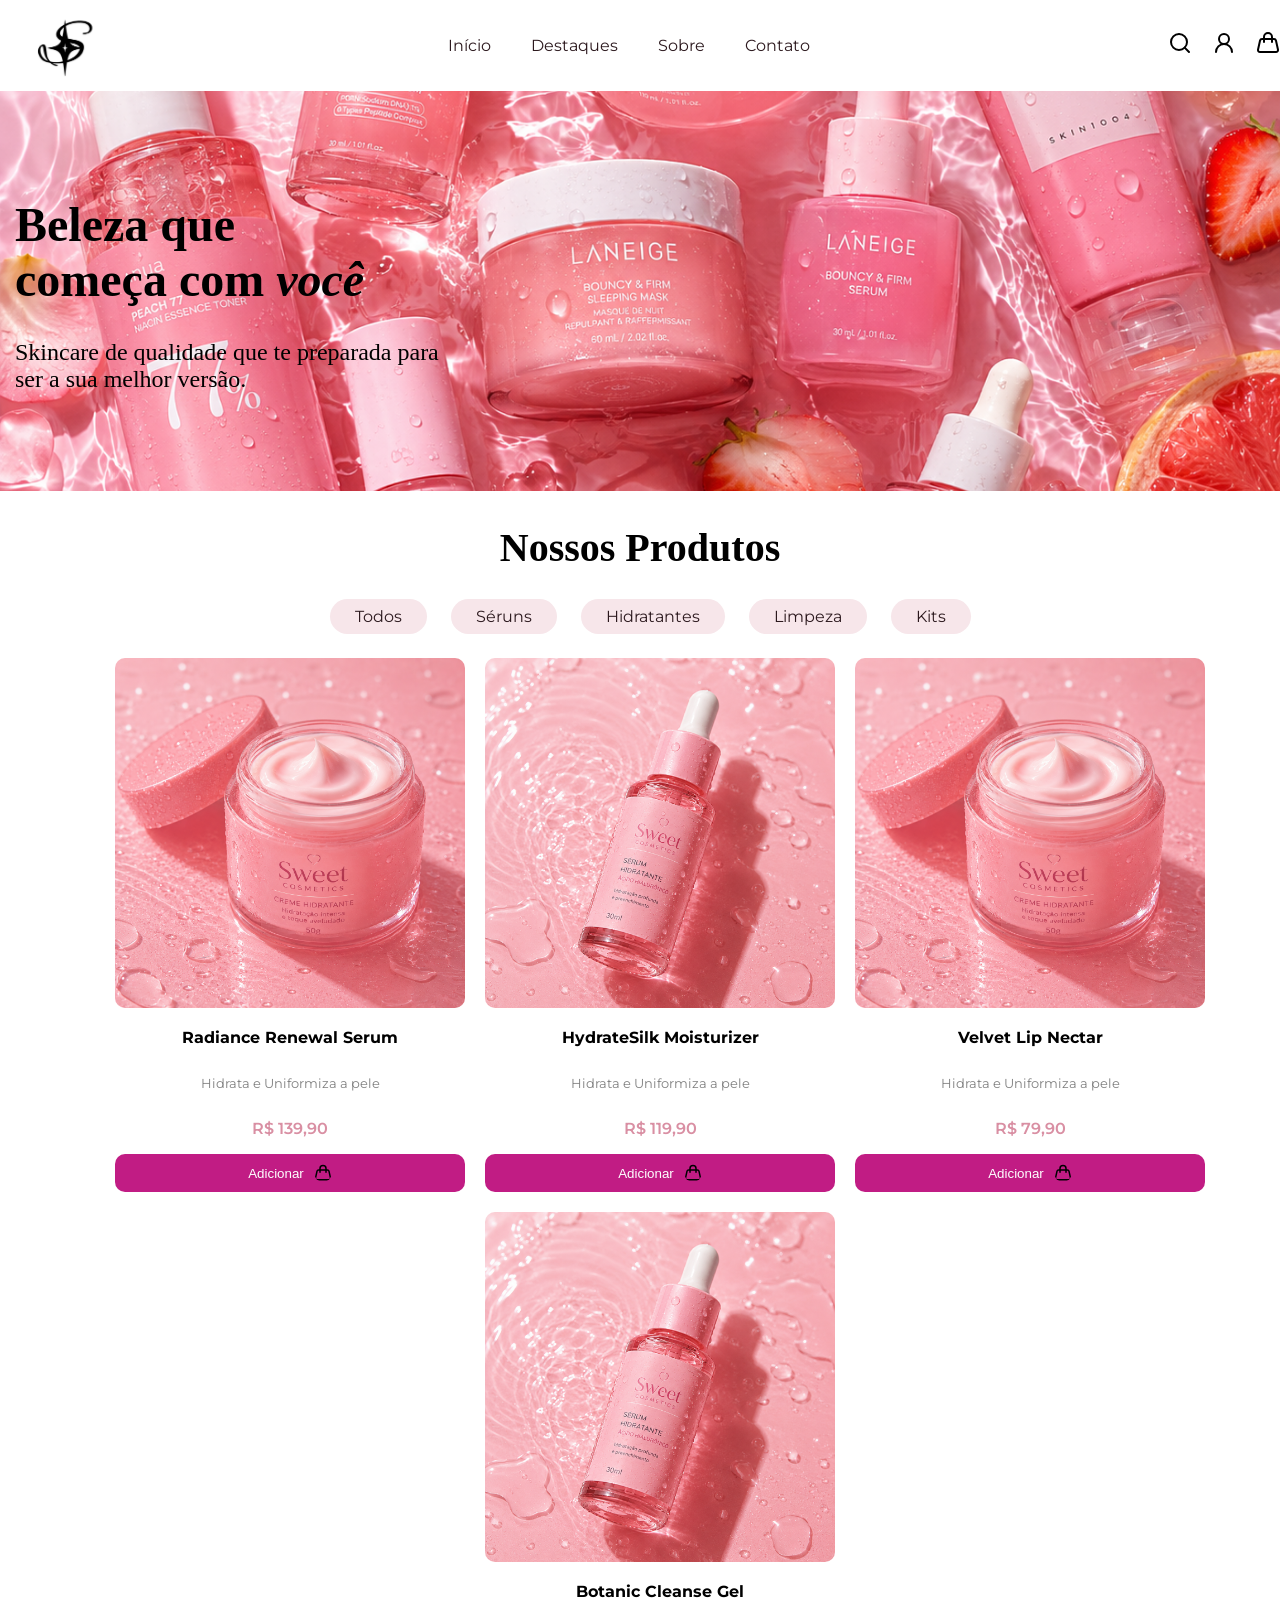
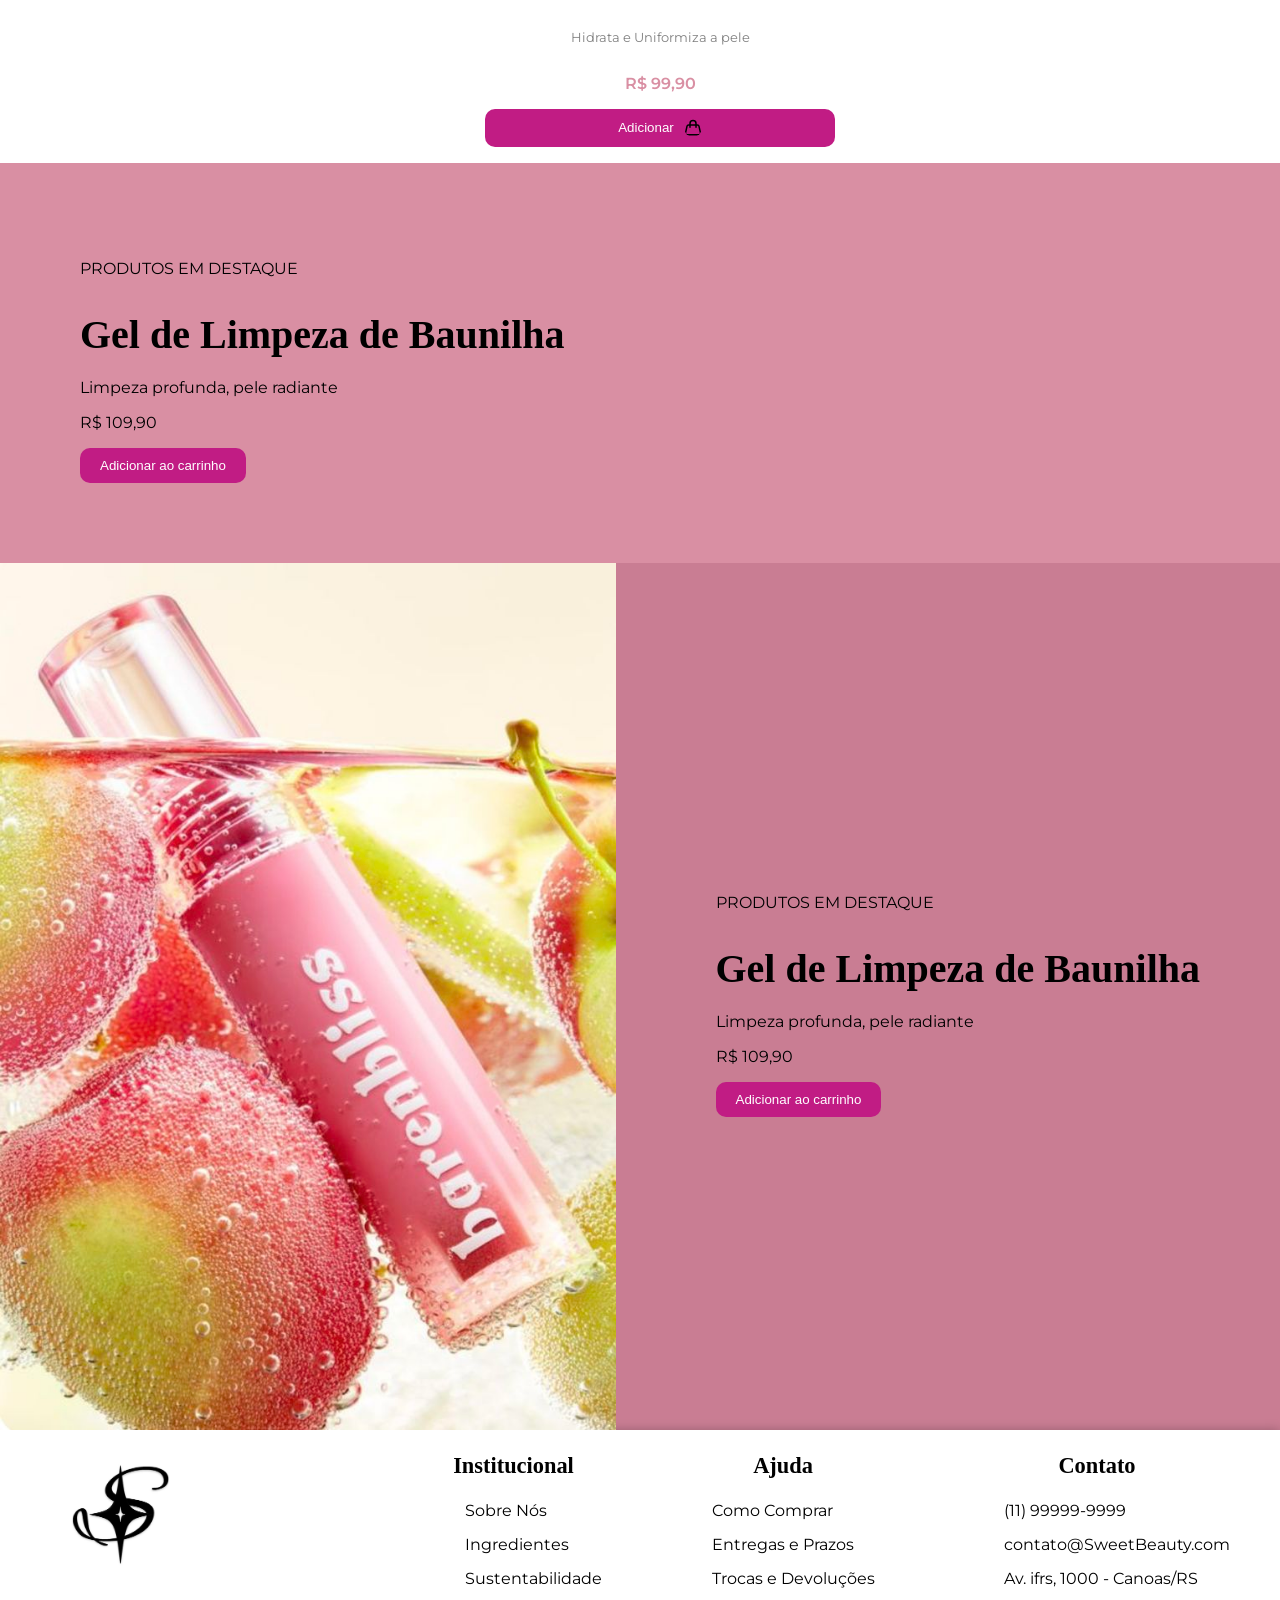
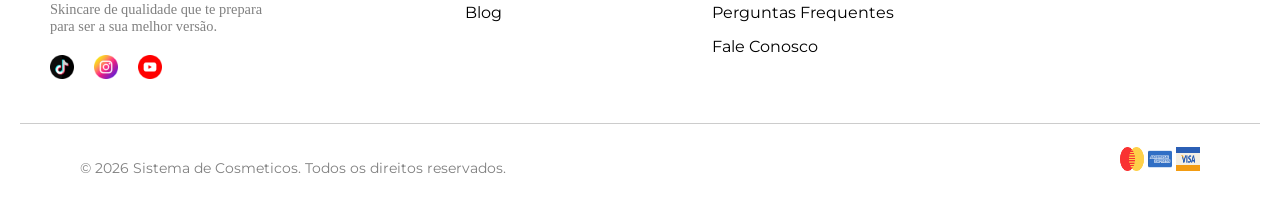
<file: SistemaCosmeticos/front-end/index.html>
<!DOCTYPE html>
<html lang="en">
    <head>
        <meta charset="UTF-8">
        <meta name="viewport" content="width=device-width, initial-scale=1.0">
        <title>Menu Principal</title>
        <link rel="stylesheet" href="index.css">
        <link href="https://fonts.googleapis.com/css2?family=Montserrat:wght@400;500;600&family=Poppins:wght@400;500;600&display=swap" rel="stylesheet">
    </head>
    <header>
        <nav class="nav-bar">
            <div id="logo">
                <img src="../icons/logo.jpg" alt="logo-navbar">
            </div>

            <div id="menu">
                <ul>
                    <li><a href="#">Início</a></li>
                    <li><a href="#">Destaques</a></li>
                    <li><a href="#">Sobre</a></li>
                    <li><a href="#">Contato</a></li>
                </ul>
            </div>

            <div id="user-menu">
                <ul>
                    <li><a href="#"><img class="icon" src="../icons/search.svg" alt="Imagem de icon"></a></li>
                    <li><a href="#"><img class="icon"  src="../icons/user-round.svg" alt="Imagem de icon"></a></li>
                    <li><a href="carrinho.html"><img class="icon" src="../icons/handbag.svg" alt="Imagem de icon"></a></li>
                </ul>
            </div>
        </nav>

    </header>
    <body>
        <main>
            <div id="first-img">
                <img src="../icons/first-img-original.png" alt="imagem 1 de propaganda">
                <div class="banner-text">
                    <h1>Beleza que <br>começa com <i>você</i></h1>
                    <p>Skincare de qualidade que te preparada para<br> ser a sua melhor versão.</p>
                </div>
            </div>

            <div>
                <div id="mini-menu">
                    <h2>Nossos Produtos</h2>
                    <ul>
                        <li><a href="#">Todos</a></li>
                        <li><a href="#">Séruns</a></li>
                        <li><a href="#">Hidratantes</a></li>
                        <li><a href="#">Limpeza</a></li>
                        <li><a href="#">Kits</a></li>
                    </ul>
                </div>
                <div>
                    <div class="produtos">
                        <ul>
                            <li>
                                <a href="../front-end/item/item2.html"><img src="../icons/cosmetico1.png" alt="Creme Hidratante" ></a>
                                <p><strong>Radiance Renewal Serum</strong></p>
                                <p class="descricao-produto">Hidrata e Uniformiza a pele</p>
                                <p class="valor-produto">R$ 139,90</p>
                                <button class="button-geral">Adicionar<img src="../icons/handbag.svg" alt="handbag"></button>
                            </li>
                            <li>
                                <a href="../front-end/item/item.html"><img src="../icons/cosmetico2.png" alt="Sérum Facial"></a>
                                <p><strong>HydrateSilk Moisturizer  </strong></p>
                                <p class="descricao-produto">Hidrata e Uniformiza a pele</p>
                                <p class="valor-produto">R$ 119,90</p>
                                <button class="button-geral">Adicionar<img src="../icons/handbag.svg" alt="handbag"></button>
                            </li>
                            <li>
                                <a><img src="../icons/cosmetico1.png" alt="Protetor Solar"></a>
                                <p><strong>Velvet Lip Nectar</strong></p>
                                <p class="descricao-produto">Hidrata e Uniformiza a pele</p>
                                <p class="valor-produto">R$ 79,90</p>
                                <button class="button-geral">Adicionar<img src="../icons/handbag.svg" alt="handbag"></button>
                            </li>
                            <li>
                                <a ><img src="../icons/cosmetico2.png" alt="Hidratante Labial"></a>
                                <p><strong>Botanic Cleanse Gel</strong></p>
                                <p class="descricao-produto">Hidrata e Uniformiza a pele</p>
                                <p class="valor-produto">R$ 99,90</p>
                                <button class="button-geral">Adicionar<img src="../icons/handbag.svg" alt="handbag"></button>
                            </li>                                                        
                        </ul>
                    </div>
                </div>
            </div>

            <div class="container um">
                <div class="melhores-container">
                    <p>PRODUTOS EM DESTAQUE</p>
                    <h2>Gel de Limpeza de Baunilha</h2>
                    <p>Limpeza profunda, pele radiante</p>
                    <p>R$ 109,90</p>
                    <button class="button-geral">Adicionar ao carrinho</button>
                </div>
                <div class="video-container">
                    <iframe 
                        title="vimeo-player" 
                        src="https://player.vimeo.com/video/576276016?h=50ae3d34fa" 
                        width="640" 
                        height="360" 
                        frameborder="0" 
                        referrerpolicy="strict-origin-when-cross-origin" 
                        allow="autoplay; fullscreen; picture-in-picture; clipboard-write; encrypted-media; web-share"   
                        allowfullscreen>
                    </iframe>
                </div>
            </div>

            <div class="container dois">
                <div class="img-container">
                    <img src="../icons/Barenbliss.jpg" alt="imagem de produto">
                </div>
                <div class="melhores-container">
                    <p>PRODUTOS EM DESTAQUE</p>
                    <h2>Gel de Limpeza de Baunilha</h2>
                    <p>Limpeza profunda, pele radiante</p>
                    <p>R$ 109,90</p>
                    <button class="button-geral">Adicionar ao carrinho</button>
                </div>                              
            </div>
        </main>

        
        <footer>
            <div id="footer-um">
                <div id="intro-footer">
                    <div id="logo-footer">
                        <img src="../icons/logo.jpg" alt="logo-footer">
                    </div>

                    <div id="redes-sociais">
                        <p class="descricao frase">Skincare de qualidade que te prepara<br> para ser a sua melhor versão.</p>
                        <div id="icon-redes">
                            <a href="#"><img class="icon" src="../icons/tik-tok.png" alt="Imagem de icon"></a>
                            <a href="#"><img class="icon" src="../icons/instagram.png" alt="Imagem de icon"></a>
                            <a href="#"><img class="icon" src="../icons/youtube.png" alt="Imagem de icon"></a>
                        </div>
                    </div>
                </div>

                <div class="topicos">
                    <div class="topico-footer">
                        <h3>Institucional</h3>
                        <ul>
                            <li>Sobre Nós</li>
                            <li>Ingredientes</li>
                            <li>Sustentabilidade</li>
                            <li>Blog</li>
                        </ul>
                    </div>
                    <div class="topico-footer">
                        <h3>Ajuda</h3>
                        <ul>
                            <li>Como Comprar</li>
                            <li>Entregas e Prazos</li>
                            <li>Trocas e Devoluções</li>
                            <li>Perguntas Frequentes</li>
                            <li>Fale Conosco</li>
                        </ul>                
                    </div>
                    <div class="topico-footer">
                        <h3>Contato</h3>
                        <ul>
                            <li>(11) 99999-9999</li>
                            <li>contato@SweetBeauty.com</li>
                            <li>Av. ifrs, 1000 - Canoas/RS</li>
                        </ul>                
                    </div>
                </div>   
            </div>
            <hr>
            <div id="direitos">
                <p class="descricao">© 2026 Sistema de Cosmeticos. Todos os direitos reservados.</p>
                <div class="bandeiras">
                    <a href="#"><img class="icon" src="../icons/master.png" alt="Imagem de icon"></a>
                    <a href="#"><img class="icon" src="../icons/american-express.png" alt="Imagem de icon"></a>
                    <a href="#"><img class="icon" src="../icons/visa.png" alt="Imagem de icon"></a>
                </div>
            </div>
        </footer>    
    </body>
</html>
</file>
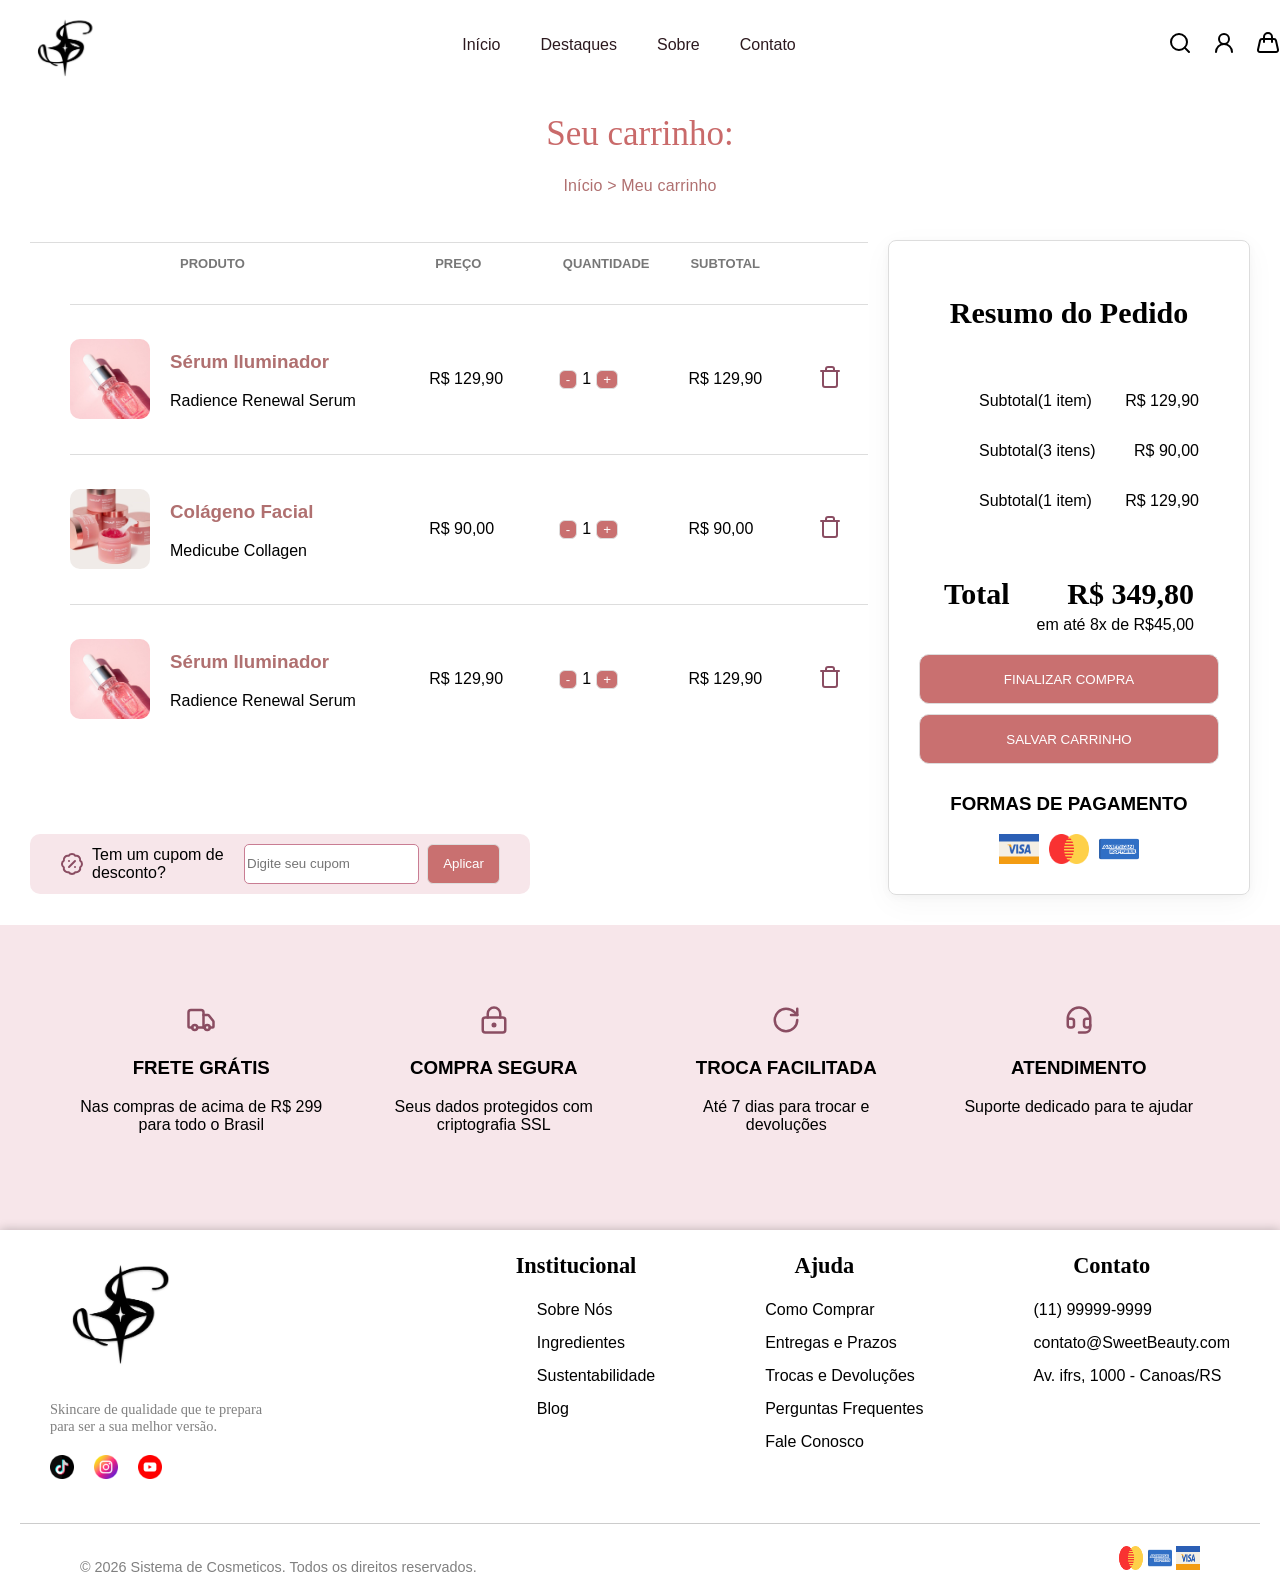
<file: SistemaCosmeticos/front-end/carrinho.html>
<!DOCTYPE html>
<html lang="en">
<head>
    <meta charset="UTF-8">
    <meta name="viewport" content="width=device-width, initial-scale=1.0">
    <title>Carrinho de Compras</title>
    <link href="carrinho.css" rel="stylesheet">
    <link href="index.css" rel="stylesheet">
</head>
<body>
    <header>
           <nav class="nav-bar">
        <div id="logo">
            <img src="../icons/logo.jpg" alt="logo-navbar">
        </div>

        <div id="menu">
            <ul>
                <li><a href="#">Início</a></li>
                <li><a href="#">Destaques</a></li>
                <li><a href="#">Sobre</a></li>
                <li><a href="#">Contato</a></li>
            </ul>
        </div>

        <div id="user-menu">
            <ul>
                <li><a href="#"><img class="icon" src="../icons/search.svg" alt="Imagem de icon"></a></li>
                <li><a href="#"><img class="icon"  src="../icons/user-round.svg" alt="Imagem de icon"></a></li>
                <li><a href="carrinho.html"><img class="icon" src="../icons/handbag.svg" alt="Imagem de icon"></a></li>
            </ul>
        </div>
    </nav>
    </header>
    <main>
        <h1>Seu carrinho:</h1>
        <div class="links">
        <a href="/SistemaCosmeticos/front-end/index.html">Início</a>
            <span class="divisao">></span>
        <a href="#">Meu carrinho</a>
        </div>
        <div class="container">
            <div class="primeira-coluna-container">
                <div class="cabecalho-lista">
                    <p></p>
                    <p>PRODUTO</p>
                    <p>PREÇO</p>
                    <p>QUANTIDADE</p>
                    <p>SUBTOTAL</p>
                    </div>
                <ul class="lista-produtos">
                    <li class="lista-produtos-itens">
                        <img src="../../SistemaCosmeticos/front-end/item/imagens/1serum.png" alt="Produto" class="imagens produtos">
                        <div>
                           <a href="/SistemaCosmeticos/front-end/item/item.html"><h3>Sérum Iluminador</h3></a> 
                            <p>Radience Renewal Serum</p>
                        </div>
                        <div>
                        <p>R$ 129,90</p>
                        </div>
                        <div class="botao">
                            <button>-</button><p>1</p><button>+</button>
                        </div>
                        <div>
                            <p>R$ 129,90</p>
                        </div>
                        <div>
                            <img src="../icons/trash.svg" alt="Trash" width="24" height="24">
                        </div>
                    </li>
                    <li class="lista-produtos-itens">
                        <img src="/SistemaCosmeticos/front-end/item/imagens/colageno.jpeg" alt="Produto" class="imagens produtos">
                        <div>
                            <a href="/SistemaCosmeticos/front-end/item/item2.html"><h3>Colágeno Facial</h3></a>
                            <p>Medicube Collagen</p>
                        </div>
                        <div>
                        <p>R$ 90,00</p>
                        </div>
                        <div class="botao">
                            <button>-</button><p>1</p><button>+</button>
                        </div>
                        <div>
                            <p>R$ 90,00</p>
                        </div>
                        <div>
                            <img src="../icons/trash.svg" alt="Trash">
                        </div>
                    </li>
                    <li class="lista-produtos-itens">
                        <img src="../../SistemaCosmeticos/front-end/item/imagens/1serum.png" alt="Produto" class="imagens produtos">
                        <div>
                             <a href="/SistemaCosmeticos/front-end/item/item.html"><h3>Sérum Iluminador</h3></a> 
                            <p>Radience Renewal Serum</p>
                        </div>
                        <div>
                        <p>R$ 129,90</p>
                        </div>
                        <div class="botao">
                            <button>-</button><p>1</p><button>+</button>
                        </div>
                        <div>
                            <p>R$ 129,90</p>
                        </div>
                        <div>
                            <img src="../icons/trash.svg" alt="Trash">
                        </div>
                    </li>
                </ul>
                <div class="cupom">
                    <img src="../icons/badge-percent.svg" alt="sale">
                    <p>Tem um cupom de desconto?</p>
                    <input type="text" placeholder="Digite seu cupom">
                    <button>Aplicar</button>
                </div>
            </div>
            <div class="resumo">
                <h2>Resumo do Pedido</h2>
                <ul>
                    <li class="itens-subtotal">
                        <div><p>Subtotal(1 item)</p></div>
                        <div><p>R$ 129,90</p></div>
                    </li>
                    <li class="itens-subtotal">
                        <div><p>Subtotal(3 itens)</p></div>
                        <div><p>R$ 90,00</p></div>
                    </li>
                    <li class="itens-subtotal">
                        <div><p>Subtotal(1 item)</p></div>
                        <div><p>R$ 129,90</p></div>
                    </li>
                </ul>
                <div class="total-compra">
                    <div><h2>Total</h2></div>
                    <div><h2>R$ 349,80</h2></div>
                </div>
                <div class="parcelamento">em até 8x de R$45,00</div>
                <div class="botoes-finalizar">
                    <button>FINALIZAR COMPRA</button>
                    <button>SALVAR CARRINHO</button>
                </div>
                <div class="pagamentos">
                    <h3>FORMAS DE PAGAMENTO</h3>
                    <div class="itens-pagamentos">
                        <img src="../icons/visa.png" alt="Visa" class="imagem pagamento">
                        <img src="../icons/master.png" alt="Master" class="imagem pagamento">
                        <img src="../icons/american-express.png" alt="American-express" class="imagem pagamento">
                    </div>
                </div>
            </div>
        </div> 
            <div class="informacoes-adicionais">
                <div>
                     <img src="../icons/truck.svg" alt="Trash">
                    <h3>FRETE GRÁTIS</h3>
                    <p>Nas compras de acima de R$ 299 para todo o Brasil</p>
                </div>
                <div>
                     <img src="../icons/lock-keyhole.svg" alt="Trash">
                    <h3>COMPRA SEGURA</h3>
                    <p>Seus dados protegidos com criptografia SSL</p>
                </div>
                <div>
                     <img src="../icons/rotate-cw.svg" alt="Trash">
                    <h3>TROCA FACILITADA</h3>
                    <p>Até 7 dias para trocar e devoluções</p>
                </div>
                <div>
                     <img src="../icons/headset.svg" alt="Trash">
                    <h3>ATENDIMENTO</h3>
                    <p>Suporte dedicado para te ajudar</p>
                </div>
            </div>
            <footer>
            <div id="footer-um">
                <div id="intro-footer">
                    <div id="logo-footer">
                        <img src="../icons/logo.jpg" alt="logo-footer">
                    </div>

                    <div id="redes-sociais">
                        <p class="descricao frase">Skincare de qualidade que te prepara<br> para ser a sua melhor versão.</p>
                        <div id="icon-redes">
                            <a href="#"><img class="icon" src="../icons/tik-tok.png" alt="Imagem de icon"></a>
                            <a href="#"><img class="icon" src="../icons/instagram.png" alt="Imagem de icon"></a>
                            <a href="#"><img class="icon" src="../icons/youtube.png" alt="Imagem de icon"></a>
                        </div>
                    </div>
                </div>

                <div class="topicos">
                    <div class="topico-footer">
                        <h3>Institucional</h3>
                        <ul>
                            <li>Sobre Nós</li>
                            <li>Ingredientes</li>
                            <li>Sustentabilidade</li>
                            <li>Blog</li>
                        </ul>
                    </div>
                    <div class="topico-footer">
                        <h3>Ajuda</h3>
                        <ul>
                            <li>Como Comprar</li>
                            <li>Entregas e Prazos</li>
                            <li>Trocas e Devoluções</li>
                            <li>Perguntas Frequentes</li>
                            <li>Fale Conosco</li>
                        </ul>                
                    </div>
                    <div class="topico-footer">
                        <h3>Contato</h3>
                        <ul>
                            <li>(11) 99999-9999</li>
                            <li>contato@SweetBeauty.com</li>
                            <li>Av. ifrs, 1000 - Canoas/RS</li>
                        </ul>                
                    </div>
                </div>   
            </div>
            <hr>
            <div id="direitos">
                <p class="descricao">© 2026 Sistema de Cosmeticos. Todos os direitos reservados.</p>
                <div class="bandeiras">
                    <a href="#"><img class="icon" src="../icons/master.png" alt="Imagem de icon"></a>
                    <a href="#"><img class="icon" src="../icons/american-express.png" alt="Imagem de icon"></a>
                    <a href="#"><img class="icon" src="../icons/visa.png" alt="Imagem de icon"></a>
                </div>
            </div>
        </footer>    
    </main>
</body>
</html>
</file>
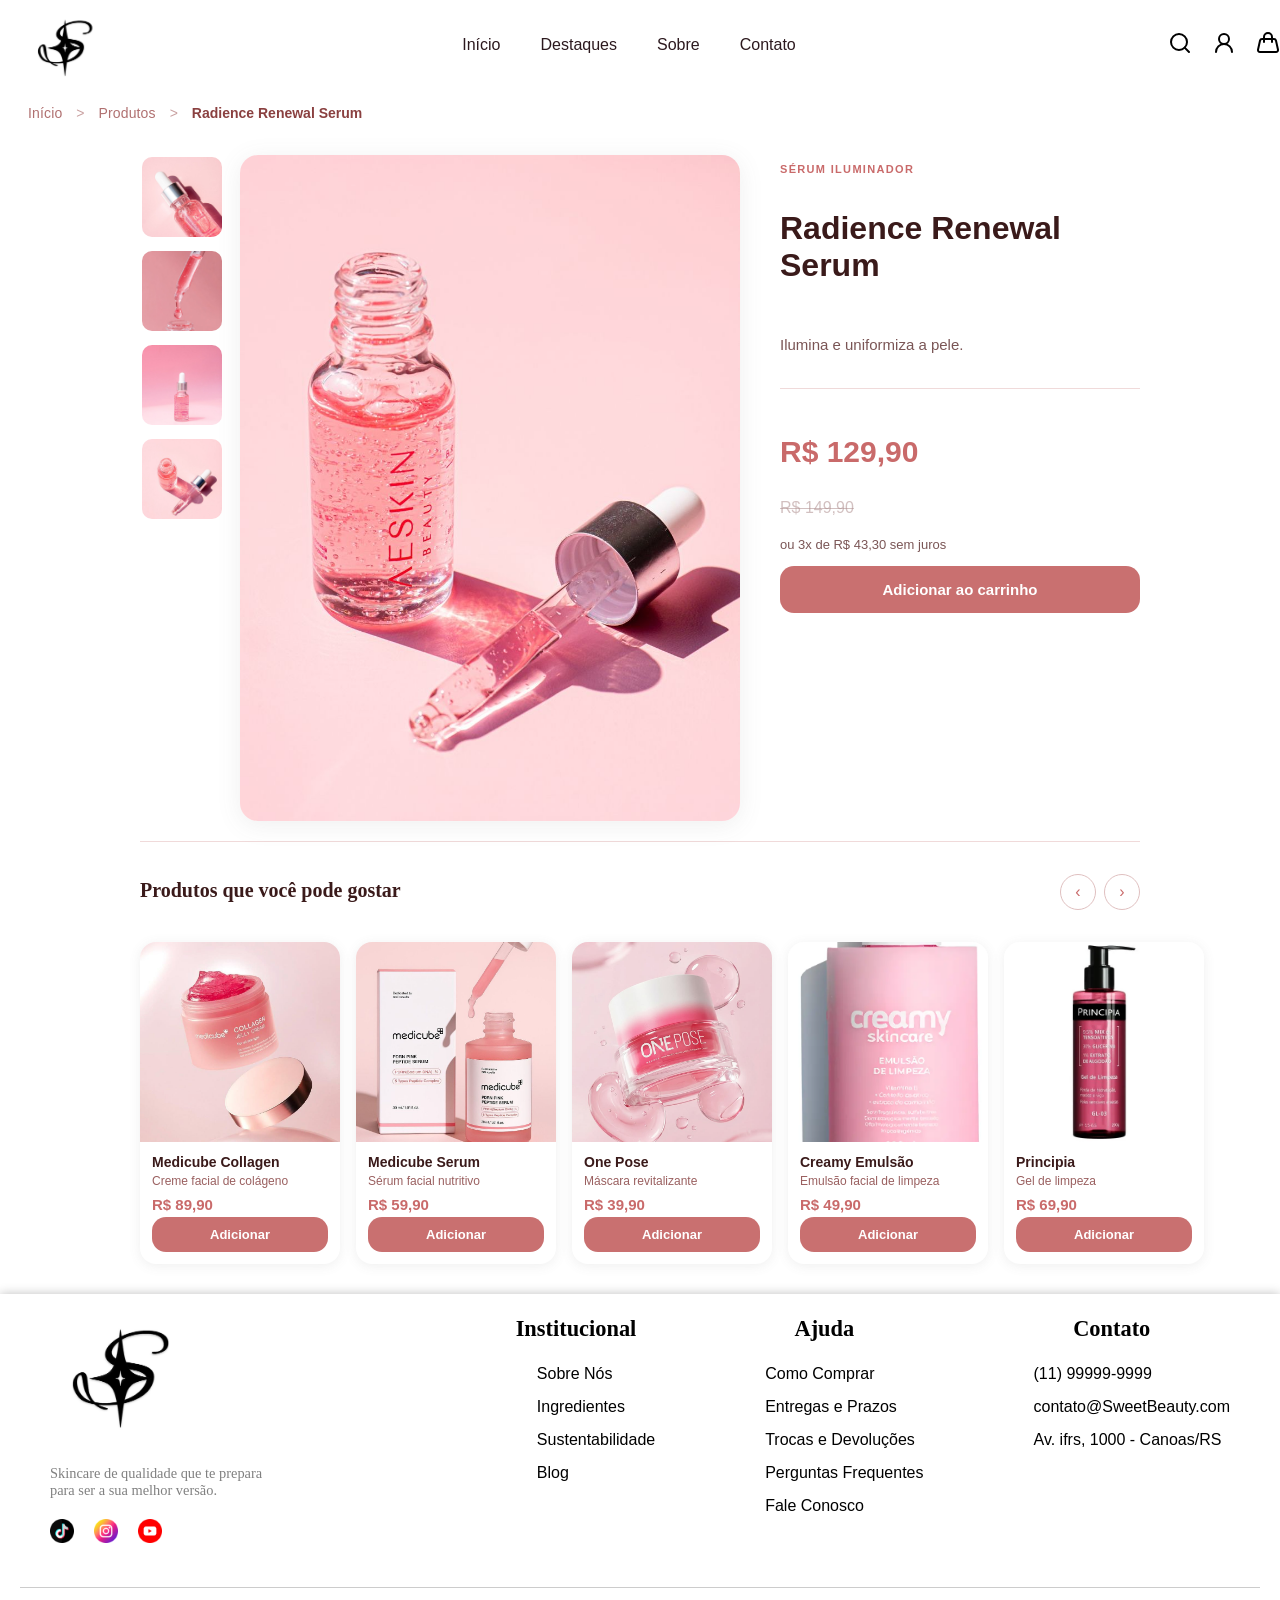
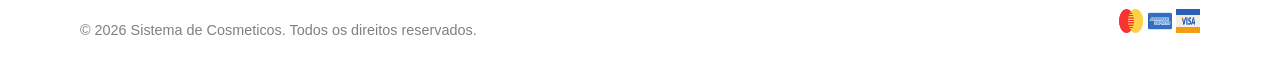
<file: SistemaCosmeticos/front-end/item/item.html>
<!DOCTYPE html>
<html lang="en">
<head>
    <meta charset="UTF-8">
    <meta name="viewport" content="width=device-width, initial-scale=1.0">
    <title>Item</title>
    <link href="item.css" rel="stylesheet">
    <link href="../index.css" rel="stylesheet">
    <link rel="preconnect" href="https://fonts.googleapis.com">
    <link rel="preconnect" href="https://fonts.gstatic.com" crossorigin>
    <link href="https://fonts.googleapis.com/css2?family=Playfair+Display:ital,wght@0,400..900;1,400..900&display=swap" rel="stylesheet">
</head>
<body>
    <header>
        <nav class="nav-bar">
        <div id="logo">
            <img src="../../icons/logo.jpg" alt="logo-navbar">
        </div>

        <div id="menu">
            <ul>
                <li><a href="../index.html">Início</a></li>
                <li><a href="#">Destaques</a></li>
                <li><a href="#">Sobre</a></li>
                <li><a href="#">Contato</a></li>
            </ul>
        </div>

        <div id="user-menu">
            <ul>
                <li><a href="#"><img class="icon" src="../../icons/search.svg" alt="Imagem de icon"></a></li>
                <li><a href="#"><img class="icon"  src="../../icons/user-round.svg" alt="Imagem de icon"></a></li>
                <li><a href="../carrinho.html"><img class="icon" src="../../icons/handbag.svg" alt="Imagem de icon"></a></li>
            </ul>
        </div>
    </nav>
        <nav class="breadcrumb">
            <a href="../index.html">Início</a>
            <span class="divisao">></span>
            <a href="#">Produtos</a>
            <span class="divisao">></span>
            <span class="item">Radience Renewal Serum</span>
        </nav>
    </header>
    <main>
        <div class="detalhes">
            <div class="galeria">
                <div class="lateral">
                    <div class="miniatura"> 
                        <img src="./imagens/1serum.png" alt="serum1">
                    </div>
                    <div class="miniatura">
                        <img src="./imagens/2serum.png" alt="serum2">
                    </div>
                    <div class="miniatura">
                        <img src="./imagens/3serum.png" alt="serum3">
                    </div>
                    <div class="miniatura">
                        <img src="./imagens/4serum.png" alt="serum4">
                    </div>
                    </div>
                <div class="foto-principal">
                    <img src="./imagens/serum.jpg" alt="Radience Renewal Serum">
                </div>
            </div>
            <div class="info-produto">
                <span class="produto-tag">SÉRUM ILUMINADOR</span>
                <h1 class="titulo-produto">Radience Renewal Serum</h1>
                <p class="subtitulo-produto">Ilumina e uniformiza a pele.</p>
                <hr class="divisor-sessao">
                <div class="sessao-preco">
                    <div class="linha-preco">
                        <p class="preco-atual">R$ 129,90</p>
                        <p class="preco-anterior">R$ 149,90</p>
                    </div>
                    <span class="parcelamento">ou 3x de R$ 43,30 sem juros</span>
                </div>
                <button class="botao-carrinho">Adicionar ao carrinho</button>
            </div>
        </div> 
        <hr class="divisor-sessao">
        <section class="recomendados">
            <div class="recomendados-header">
                <h2 class="recomendados-titulo">Produtos que você pode gostar</h2>
                <div class="recomendados-carrossel">
                    <button class="nav-btn" title="Anterior">&#8249;</button>
                    <button class="nav-btn" title="Próximo">&#8250;</button>
                </div>
            </div>

            <div class="recomendados-lista">
                <div class="card">
                    <img class="card-image" src="./imagens/produto1.jpg" alt="Creme Corporal Hidratante">
                    <div class="card-body">
                        <span class="card-nome">Medicube Collagen</span>
                        <span class="card-desc">Creme facial de colágeno</span>
                        <span class="card-preco">R$ 89,90</span>
                        <button class="card-btn">
                            Adicionar
                        </button>
                    </div>
                </div>
                <div class="card">
                    <img class="card-image" src="./imagens/produto2.jpg" alt="Óleo Corporal Nutritivo">
                    <div class="card-body">
                        <span class="card-nome">Medicube Serum</span>
                        <span class="card-desc">Sérum facial nutritivo</span>
                        <span class="card-preco">R$ 59,90</span>
                        <button class="card-btn">
                            Adicionar
                        </button>
                    </div>
                </div>
                <div class="card">   
                    <img class="card-image" src="./imagens/produto3.jpeg" alt="Máscara Facial Revitalizante">
                    <div class="card-body">
                        <span class="card-nome">One Pose</span>
                        <span class="card-desc">Máscara revitalizante</span>
                        <span class="card-preco">R$ 39,90</span>
                        <button class="card-btn">
                            Adicionar
                        </button>
                    </div>
                </div>
                <div class="card">
                    <img class="card-image" src="./imagens/produto4.webp" alt="Sérum para Olhos Rejuvenescedor">
                    <div class="card-body">
                        <span class="card-nome">Creamy Emulsão</span>
                        <span class="card-desc">Emulsão facial de limpeza</span>
                        <span class="card-preco">R$ 49,90</span>
                        <button class="card-btn">
                            Adicionar
                        </button>
                    </div>
                </div>
                <div class="card">
                    <img class="card-image" src="./imagens/produto5.webp" alt="Sérum para Olhos Rejuvenescedor">
                    <div class="card-body">
                        <span class="card-nome">Principia</span>
                        <span class="card-desc">Gel de limpeza</span>
                        <span class="card-preco">R$ 69,90</span>
                        <button class="card-btn">
                            Adicionar
                        </button>
                    </div>
                </div>
            </div>
        </section>
    </main>
       <footer>
            <div id="footer-um">
                <div id="intro-footer">
                    <div id="logo-footer">
                        <img src="../../icons/logo.jpg" alt="logo-footer">
                    </div>

                    <div id="redes-sociais">
                        <p class="descricao frase">Skincare de qualidade que te prepara<br> para ser a sua melhor versão.</p>
                        <div id="icon-redes">
                            <a href="#"><img class="icon" src="../../icons/tik-tok.png" alt="Imagem de icon"></a>
                            <a href="#"><img class="icon" src="../../icons/instagram.png" alt="Imagem de icon"></a>
                            <a href="#"><img class="icon" src="../../icons/youtube.png" alt="Imagem de icon"></a>
                        </div>
                    </div>
                </div>

                <div class="topicos">
                    <div class="topico-footer">
                        <h3>Institucional</h3>
                        <ul>
                            <li>Sobre Nós</li>
                            <li>Ingredientes</li>
                            <li>Sustentabilidade</li>
                            <li>Blog</li>
                        </ul>
                    </div>
                    <div class="topico-footer">
                        <h3>Ajuda</h3>
                        <ul>
                            <li>Como Comprar</li>
                            <li>Entregas e Prazos</li>
                            <li>Trocas e Devoluções</li>
                            <li>Perguntas Frequentes</li>
                            <li>Fale Conosco</li>
                        </ul>                
                    </div>
                    <div class="topico-footer">
                        <h3>Contato</h3>
                        <ul>
                            <li>(11) 99999-9999</li>
                            <li>contato@SweetBeauty.com</li>
                            <li>Av. ifrs, 1000 - Canoas/RS</li>
                        </ul>                
                    </div>
                </div>   
            </div>
            <hr>
            <div id="direitos">
                <p class="descricao">© 2026 Sistema de Cosmeticos. Todos os direitos reservados.</p>
                <div class="bandeiras">
                    <a href="#"><img class="icon" src="../../icons/master.png" alt="Imagem de icon"></a>
                    <a href="#"><img class="icon" src="../../icons/american-express.png" alt="Imagem de icon"></a>
                    <a href="#"><img class="icon" src="../../icons/visa.png" alt="Imagem de icon"></a>
                </div>
            </div>
        </footer>  
</body>
</html>
</file>
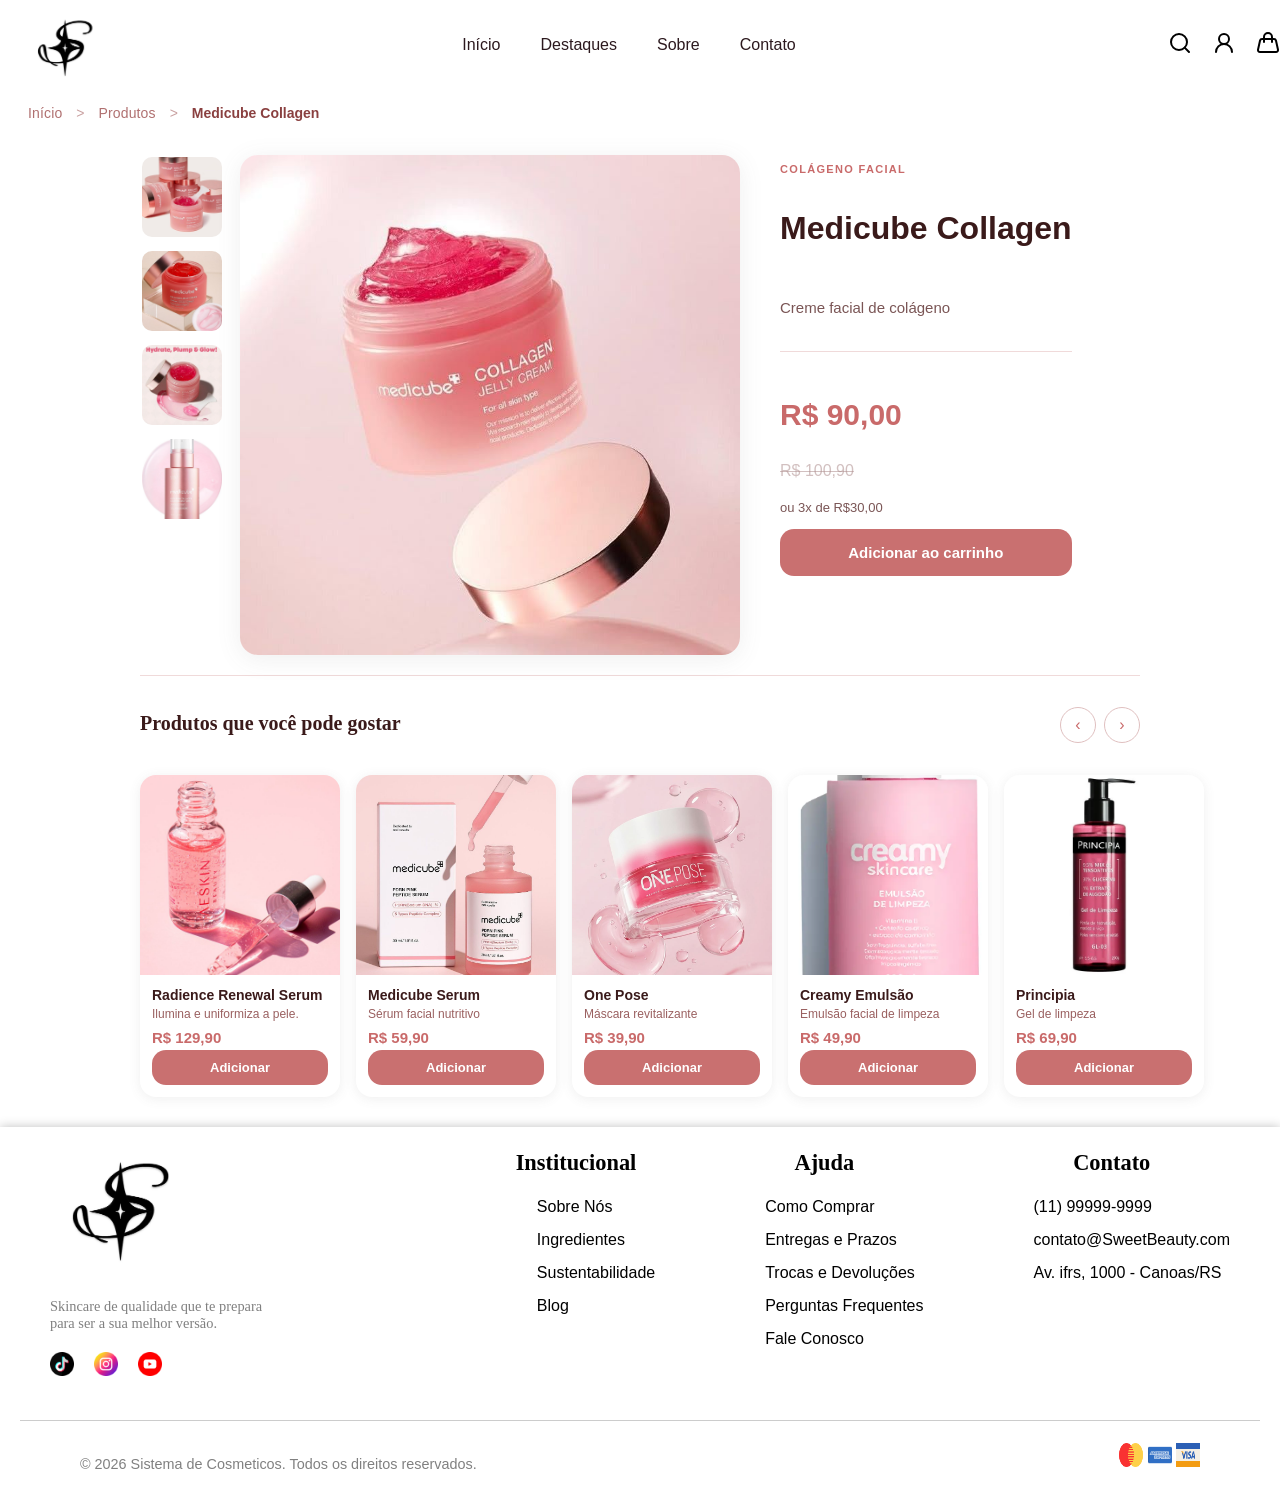
<file: SistemaCosmeticos/front-end/item/item2.html>
<!DOCTYPE html>
<html lang="en">
<head>
    <meta charset="UTF-8">
    <meta name="viewport" content="width=device-width, initial-scale=1.0">
    <title>Item</title>
    <link href="item.css" rel="stylesheet">
    <link href="../index.css" rel="stylesheet">
    <link rel="preconnect" href="https://fonts.googleapis.com">
    <link rel="preconnect" href="https://fonts.gstatic.com" crossorigin>
    <link href="https://fonts.googleapis.com/css2?family=Playfair+Display:ital,wght@0,400..900;1,400..900&display=swap" rel="stylesheet">
</head>
<body>
     <header>
        <nav class="nav-bar">
        <div id="logo">
            <img src="../../icons/logo.jpg" alt="logo-navbar">
        </div>

        <div id="menu">
            <ul>
                <li><a href="../index.html">Início</a></li>
                <li><a href="#">Destaques</a></li>
                <li><a href="#">Sobre</a></li>
                <li><a href="#">Contato</a></li>
            </ul>
        </div>

        <div id="user-menu">
            <ul>
                <li><a href="#"><img class="icon" src="../../icons/search.svg" alt="Imagem de icon"></a></li>
                <li><a href="#"><img class="icon"  src="../../icons/user-round.svg" alt="Imagem de icon"></a></li>
                <li><a href="../carrinho.html"><img class="icon" src="../../icons/handbag.svg" alt="Imagem de icon"></a></li>
            </ul>
        </div>
    </nav>
        <nav class="breadcrumb">
            <a href="../index.html">Início</a>
            <span class="divisao">></span>
            <a href="#">Produtos</a>
            <span class="divisao">></span>
            <span class="item">Medicube Collagen</span>
        </nav>
    </header>
    <main>
        <div class="detalhes">
            <div class="galeria">
                <div class="lateral">
                    <div class="miniatura"> 
                        <img src="./imagens/colageno.jpeg" alt="serum1">
                    </div>
                    <div class="miniatura">
                        <img src="./imagens/colageno2.jpeg" alt="serum2">
                    </div>
                    <div class="miniatura">
                        <img src="./imagens/colageno3.jpeg" alt="serum3">
                    </div>
                    <div class="miniatura">
                        <img src="./imagens/colageno4.jpg" alt="serum4">
                    </div>
                    </div>
                <div class="foto-principal">
                    <img src="./imagens/produto1.jpg" alt="Medicube Collagen">
                </div>
            </div>
            <div class="info-produto">
                <span class="produto-tag">COLÁGENO FACIAL</span>
                <h1 class="titulo-produto">Medicube Collagen</h1>
                <p class="subtitulo-produto">Creme facial de colágeno</p>
                <hr class="divisor-sessao">
                <div class="sessao-preco">
                    <div class="linha-preco">
                        <p class="preco-atual">R$ 90,00</p>
                        <p class="preco-anterior">R$ 100,90</p>
                    </div>
                    <span class="parcelamento">ou 3x de R$30,00</span>
                </div>
                <button class="botao-carrinho">Adicionar ao carrinho</button>
            </div>
        </div> 
        <hr class="divisor-sessao">
        <section class="recomendados">
            <div class="recomendados-header">
                <h2 class="recomendados-titulo">Produtos que você pode gostar</h2>
                <div class="recomendados-carrossel">
                    <button class="nav-btn" title="Anterior">&#8249;</button>
                    <button class="nav-btn" title="Próximo">&#8250;</button>
                </div>
            </div>

            <div class="recomendados-lista">
                <div class="card">
                    <img class="card-image" src="./imagens/serum.jpg" alt="Creme Corporal Hidratante">
                    <div class="card-body">
                        <span class="card-nome">Radience Renewal Serum</span>
                        <span class="card-desc">Ilumina e uniformiza a pele.</span>
                        <span class="card-preco">R$ 129,90</span>
                        <button class="card-btn">
                            Adicionar
                        </button>
                    </div>
                </div>
                <div class="card">
                    <img class="card-image" src="./imagens/produto2.jpg" alt="Óleo Corporal Nutritivo">
                    <div class="card-body">
                        <span class="card-nome">Medicube Serum</span>
                        <span class="card-desc">Sérum facial nutritivo</span>
                        <span class="card-preco">R$ 59,90</span>
                        <button class="card-btn">
                            Adicionar
                        </button>
                    </div>
                </div>
                <div class="card">   
                    <img class="card-image" src="./imagens/produto3.jpeg" alt="Máscara Facial Revitalizante">
                    <div class="card-body">
                        <span class="card-nome">One Pose</span>
                        <span class="card-desc">Máscara revitalizante</span>
                        <span class="card-preco">R$ 39,90</span>
                        <button class="card-btn">
                            Adicionar
                        </button>
                    </div>
                </div>
                <div class="card">
                    <img class="card-image" src="./imagens/produto4.webp" alt="Sérum para Olhos Rejuvenescedor">
                    <div class="card-body">
                        <span class="card-nome">Creamy Emulsão</span>
                        <span class="card-desc">Emulsão facial de limpeza</span>
                        <span class="card-preco">R$ 49,90</span>
                        <button class="card-btn">
                            Adicionar
                        </button>
                    </div>
                </div>
                <div class="card">
                    <img class="card-image" src="./imagens/produto5.webp" alt="Sérum para Olhos Rejuvenescedor">
                    <div class="card-body">
                        <span class="card-nome">Principia</span>
                        <span class="card-desc">Gel de limpeza</span>
                        <span class="card-preco">R$ 69,90</span>
                        <button class="card-btn">
                            Adicionar
                        </button>
                    </div>
                </div>
            </div>
        </section>
    </main>
       <footer>
            <div id="footer-um">
                <div id="intro-footer">
                    <div id="logo-footer">
                        <img src="../../icons/logo.jpg" alt="logo-footer">
                    </div>

                    <div id="redes-sociais">
                        <p class="descricao frase">Skincare de qualidade que te prepara<br> para ser a sua melhor versão.</p>
                        <div id="icon-redes">
                            <a href="#"><img class="icon" src="../../icons/tik-tok.png" alt="Imagem de icon"></a>
                            <a href="#"><img class="icon" src="../../icons/instagram.png" alt="Imagem de icon"></a>
                            <a href="#"><img class="icon" src="../../icons/youtube.png" alt="Imagem de icon"></a>
                        </div>
                    </div>
                </div>

                <div class="topicos">
                    <div class="topico-footer">
                        <h3>Institucional</h3>
                        <ul>
                            <li>Sobre Nós</li>
                            <li>Ingredientes</li>
                            <li>Sustentabilidade</li>
                            <li>Blog</li>
                        </ul>
                    </div>
                    <div class="topico-footer">
                        <h3>Ajuda</h3>
                        <ul>
                            <li>Como Comprar</li>
                            <li>Entregas e Prazos</li>
                            <li>Trocas e Devoluções</li>
                            <li>Perguntas Frequentes</li>
                            <li>Fale Conosco</li>
                        </ul>                
                    </div>
                    <div class="topico-footer">
                        <h3>Contato</h3>
                        <ul>
                            <li>(11) 99999-9999</li>
                            <li>contato@SweetBeauty.com</li>
                            <li>Av. ifrs, 1000 - Canoas/RS</li>
                        </ul>                
                    </div>
                </div>   
            </div>
            <hr>
            <div id="direitos">
                <p class="descricao">© 2026 Sistema de Cosmeticos. Todos os direitos reservados.</p>
                <div class="bandeiras">
                    <a href="#"><img class="icon" src="../../icons/master.png" alt="Imagem de icon"></a>
                    <a href="#"><img class="icon" src="../../icons/american-express.png" alt="Imagem de icon"></a>
                    <a href="#"><img class="icon" src="../../icons/visa.png" alt="Imagem de icon"></a>
                </div>
            </div>
        </footer>  
</body>
</html>
</file>
<file: SistemaCosmeticos/front-end/index.css>
body {
    margin: 0;
    background-color: white;
    font-family: 'Montserrat', sans-serif;
}

.nav-bar {
    display: flex;
    justify-content: space-between;
    align-items: center;
}

.nav-bar ul {
    display: flex;
    gap: 20px;
    padding: 0;
}

.nav-bar li {
    list-style: none;
}

.nav-bar a {
    text-decoration: none;
}

#menu li{
    margin-right: 20px;
}

#menu li a{
    text-decoration: none;
    color: #2c191e;
}

#menu li :hover {
    color: #C97D93; 
}

#first-img {
    width: 100%;
    height: 400px;
    overflow: hidden;
    position: relative;
}

#first-img img {
    width: 100%;
    height: 100%;
    object-fit: cover;
}

#mini-menu {
    display: flex;
    justify-content: center;
    flex-direction: column;
    align-items: center;
}

h2 {
    font-family: 'Sorial', serif;
    font-size: 2.5rem;
    margin-bottom: 20px;
}

#mini-menu li{
    list-style: none;
    display: inline;

}
#mini-menu li a {
    margin-right: 20px;
    padding-top: 8px;
    padding-left: 25px;
    padding-right: 25px;
    padding-bottom: 8px;
    background-color: #F7E6EA;
    border-radius: 30px;
    text-decoration: none;
    color: #2c191e;
}


#mini-menu li a:hover {
    background-color: #D98FA3;
    color: white;
}

#logo {
    width: 85px;
    height: auto;
    margin-left: 25px;
    overflow: auto;
}

#logo img {
    width: 100%;
    height: auto;
}



.icon {
    width: 24px;
    height: 24px;
}

.banner-text {
    position: absolute;
    top: 50%;
    left: 15px;
    right: 15px;
    transform: translateY(-50%);
    text-align: left;
    max-width: 90%;    
}

.banner-text h1 {
    font-family: 'Sorial', serif;
    font-size: 3rem;
}

.banner-text p {
    font-family: 'Sorial', serif;
    font-size: 1.5rem;
}

.topicos {
    display: flex;
    flex-direction: row;
    gap: 70px;
}

.topico-footer h3{
    text-align: center;
    font-family: 'Sorial', serif;
    font-size: 1.4rem;
}

.topico-footer li{
    list-style: none;
    margin-bottom: 15px;
}

footer {
    display: flex;
    justify-content: space-around;
    flex-direction: column;
    box-shadow: 0px 0px 10px rgba(0, 0, 0, 0.25);
}

#redes-sociais {
    display: flex;
    flex-direction: column;
}

#redes-sociais #icon-redes{
    align-items: center;
}

#icon-redes {
    display: flex;
    flex-direction: row;
    align-items: center;
    margin-bottom: 20px;
    gap: 20px;
}

#logo-footer{
    width: 150px;
    height: auto;
    overflow: auto;
}

#intro-footer { 
    display: flex;
    flex-direction: column;
}

#intro-footer #logo-footer img {
    width: 100%;
    height: auto;
}

#footer-um {
    display: flex;
    justify-content: space-between;
    align-items: flex-start;
    margin-left: 50px;
    margin-right: 50px;
    flex-wrap: wrap;
    gap: 30px;    
}

#direitos {
    display: flex;
    flex-direction: row;
    justify-content: space-between;
    align-items: center;
    margin-right: 80px;
    margin-left: 80px;
}

.descricao {
    color: grey;
    font-size: 0.9rem;
    margin-bottom: 20px;
}

.bandeiras {
    margin-bottom: 20px;
}

.frase {
    font-family: 'Sorial', serif;
}

hr {
    border: none;
    border-top: 1px solid #ccc;
    margin: 20px 20px;
}

.produtos ul{
    display: flex;
    flex-wrap: wrap;
    justify-content: center;
    gap:20px;
}

.produtos li {
    list-style: none;
    text-align: center;

    display: flex;
    flex-direction: column;
    justify-content: flex-start;

    height: 100%;
    width: 350px;

}

.produtos li img{
    max-width: 100%;
    height: auto;
    border-radius: 10px;
}

.button-geral {
    display: flex;
    align-items: center;
    justify-content: center;
    gap: 10px;

    border-radius: 10px;
    border: none;
    padding: 10px 20px;
    background-color: #C11C84;
    margin-top: auto;
    color: white;
    cursor: pointer;

}
.produtos li button:hover {
    background-color: #F7E6EA;
    color: black;
}

.produtos li button img {
    width: 18px;
    height: 18px;
    color: aliceblue;
}

.descricao-produto {
    color: grey;
    font-size: 0.8rem;
}

.valor-produto {
    color: #D98FA3;
    font-weight: 600;
}

.container {
    display:flex;
    flex-direction: row;
    align-items: center;
    justify-content: space-between;
    gap: 20px;
    margin: 0px;
}

.um {
    background-color: #D98FA3;
}

.dois {
    background-color: #C97D93;
}

.melhores-container {
    align-items: center;
    margin: 60px 80px;
}

.video-container {
    flex: 1;
    max-width: 800px;

    aspect-ratio: 1 / 1;
    overflow:hidden;
    
    height: 400px;
}

.video-container video {
    width: 100%;
    height: 100%;  
}

@media (max-width: 768px) {

    .nav-bar {
        flex-direction: row;
        gap: 15px;
    }

    #menu ul {
        flex-wrap: wrap;
        justify-content: center;
    }

    #user-menu ul {
        justify-content: center;
    }

    #logo {
        margin-left: 0;
    }
}

@media (max-width: 768px) {

    .banner-text {
        left: 20px;
        top: 50%;
        transform: translateY(-50%);
    }

    .banner-text h1 {
        font-size: 1.8rem;
    }

    .banner-text p {
        font-size: 1rem;
    }
}

@media (max-width: 768px) {

    .container {
        flex-direction: column;
        text-align: center;
    }

    .video-container {
        width: 100%;
        height: auto;
    }

    .video-container video {
        height: auto;
    }
}

#footer-um {
    flex-wrap: wrap;
    gap: 30px;
}

@media (max-width: 768px) {

    #footer-um {
        flex-direction: column;
        align-items: center;
        text-align: center;
        margin-left: 20px;
        margin-right: 20px;
    }

    .topicos {
        flex-direction: column;
        gap: 30px;
        align-items: center;
    }

    #direitos {
        flex-direction: row;
        gap: 10px;
        margin-left: 20px;
        margin-right: 20px;
        text-align: center;
    }

    .bandeiras {
        display: flex;
        justify-content: center;
    }
}

@media (max-width: 480px) {
    .nav-bar {
        flex-direction: row;
        gap: 10px;
    }

    #menu ul {
        flex-direction: row;
        gap: 10px;
        align-items: center;
    }

    #menu ul li {
        font-size: auto;
    }    

    #user-menu ul {
        justify-content: center;
    }

    .banner-text {
        left: 15px;
        top: 50%;
        transform: translateY(-50%);
    }

    .banner-text h1 {
        font-size: 1.4rem;
    }

    .banner-text p {
        font-size: 0.9rem;
    }

    #first-img {
        height: 250px;
    }

    #mini-menu ul {
        display: flex;
        flex-wrap: wrap;
        justify-content: center;
        gap: 10px;
        padding: 0 10px;
    }

    #mini-menu li a {
        padding: 6px 15px;
        font-size: 0.8rem;
    }

    .produtos li {
        width: 100%;
        max-width: 300px;
    }

    .container {
        flex-direction: column;
        text-align: center;
    }

    .melhores-container {
        margin: 30px 15px;
    }

    .video-container {
        width: 100%;
        height: auto;
    }

    #footer-um {
        margin: 0 15px;
    }

    #direitos {
        margin: 0 15px;
    }

    .img-container {
        width: 100%;
    }

    .img-container img {
        height: auto;
    }
}

.img-container {
    flex: 1;
    max-width: 100%;
    overflow: hidden;
}

.img-container img {
    width: 100%;
    height: 100%;
    object-fit: cover;
    display: block;
}
</file>
<file: SistemaCosmeticos/front-end/carrinho.css>
*{
    box-sizing: border-box;
}

body{
    font-family: 'inter', sans-serif;
    margin: 0;
    padding: 0;
    box-sizing: border-box;
}

.cabecalho-lista{
    display: grid;
    grid-template-columns: 150px 2fr 1fr 1fr 1fr 50px;
    border-top: 1px solid #ddd;
    margin-bottom: 20px;
    color: #777;
    font-size: 13px;
    font-weight: bold;
}

h1{
    font-family: 'Sorial', serif;
    text-align: center;
    font-weight: 500;
    font-size: 35px;
    color: #c96a6a;
}

a{
    text-decoration: none;
    color: #b07070;
}

a:hover{
    color: #8a4f4f;
}

.links{
    text-align: center;
    color: #b07070;
    font-size: 16px;
    font-weight: 400;
    letter-spacing: 0.01em;
    transition: color 0.2s ease;
    padding-bottom: 15px;
}

li{
    list-style: none;
}

.lista-produtos-itens{
    align-items: center;
    display: grid;
    grid-template-columns: 100px 2fr 1fr 1fr 1fr 50px;
    height: 150px;
    border-top: 1px solid #ddd;
}

.botao{
    display: flex;
    align-items: center;
    place-items: center;
    gap: 5px;
}

button{
    border: 1px solid #ddd;
    background: #c97070;
    border-radius: 6px;
    cursor: pointer;
    color: white;
}

button:hover{
    background-color: #b85a5a;
}

.produtos{
    width: 80px;
    height: 80px;
    object-fit: cover;
    border-radius: 10px;
}

.container{
    display: grid;
    grid-template-columns: 2fr 1fr;
    padding: 30px;
    gap:20px;
}

.primeira-coluna-container{
    gap: 30px;
    width: 100%;
}

.resumo{
    border: 1px solid #ddd;
    border-radius: 8px;
    display: grid; 
    text-align: center;  
    gap: 10px;
    padding: 30px;
    box-shadow:
    0 2px 10px rgba(0,0,0,0.03),
    0 8px 30px rgba(0,0,0,0.04);
}

.resumo h2{
    font-size: 30px;
}

.pagamentos{
    display: grid;
    place-items: center;
}

.pagamento{
    width: 40px;
    height: 30px;
}

.itens-pagamentos{
    display: grid;
    grid-template-columns: 1fr 1fr 1fr;
    gap:10px;
}

.itens-subtotal{
    display: flex;
    justify-content: space-between;
    align-items: center;
    padding: 0 20px;
    box-sizing: border-box;
}

.total-compra{
    display: flex;
    align-items: center;
    justify-content: space-between;
    width: 100%;
    padding: 0 25px;
    box-sizing: border-box;
}

.parcelamento{
    display: grid;
    margin-left: auto;
    margin-top: -25px; 
    padding-top: 0px;
    margin-bottom: 10px;
    padding-right: 25px;
}

.botoes-finalizar{
    display: flex;   
    align-items: center;    
    gap: 10px;        
    flex-direction: column;  
}

.botoes-finalizar button{
    width: 300px;
    height: 50px;
    border-radius: 10px;
}

.cupom{
    display: flex;
    align-items: center;
    gap: 8px;
    margin-top: 80px;
    background-color: #F7E6EA;
    border-radius: 10px;
    height: 50px;
    width: 500px;
    padding: 30px;
    font-size: 16px;
}

input{
    border: 1px solid #C97D93;
    border-radius: 5px;
    height: 40px;
}

.cupom button{
    height: 40px;
    width: 100px;
}

.informacoes-adicionais{
    background-color: #F7E6EA;
    display: grid;
    grid-template-columns: 1fr 1fr 1fr 1fr;
    gap: 50px;
    text-align: center;
    padding: 80px;
}

.informacoes-adicionais img{
    height: 30px;
    width: 30px;
}

@media (max-width: 768px) {

  .container {
    grid-template-columns: 1fr;
    padding: 15px;
    gap: 20px;
    width: 100%;
    box-sizing: border-box;
  }

  .cabecalho-lista {
    display: none;
  }

  .lista-produtos-itens {
    grid-template-columns: 80px 1fr auto;
    grid-template-rows: auto auto;
    height: auto;
    gap: 8px;
    padding: 15px 0;
    align-items: start;
  }

  .botao {
    justify-content: flex-start;
  }

  .cupom {
    flex-direction: row;
    flex-wrap: wrap;
    height: auto;
    padding: 12px 16px;
    margin-top: 20px;
    gap: 8px;
    width: 100%;
    box-sizing: border-box;
  }

  .resumo {
    padding: 20px 15px;
    gap: 12px;
  }

  .parcelamento {
    margin: -8px 0 0;
    padding-right: 8px;
    text-align: right;
    font-size: 13px;
  }

  .botoes-finalizar {
    width: 100%;
  }

  .botoes-finalizar button {
    width: 100%;
    max-width: 340px;
  }

  .informacoes-adicionais {
    grid-template-columns: 1fr 1fr;
    padding: 40px 20px;
    gap: 30px;
  }

}
</file>
<file: SistemaCosmeticos/front-end/item/item.css>
main {
    width: 80%;               
    max-width: 1000px;       
    margin-left: auto;      
    margin-right: auto; 
    margin-top: 20px;
    margin-bottom: 30px;
}

.detalhes{
    display: flex;
    gap: 40px;
    width: 100%;
    align-items: flex-start;
    margin-bottom: 20px;
}

.breadcrumb {
    display: flex;
    align-items: center;
    gap: 6px;
    padding: 14px 28px;
}

.breadcrumb a{
    text-decoration: none;
    color: #b07070;
    font-size: 14px;
    font-weight: 400;
    letter-spacing: 0.01em;
    transition: color 0.2s ease;
}

.breadcrumb a:hover{
    color: #8a4f4f;
}

.breadcrumb .divisao{
    margin: 0 8px;
    color: #c9a0a0;
    font-size: 14px;
    font-weight: 400;
    line-height: 1;
}

.breadcrumb .item{
    color: #8a4040;
    font-size: 14px;
    font-weight: 700;
    line-height: 0.01em;
}

.galeria{
    display: flex;
    gap: 16px;
    max-width: 700px;
}

.lateral{
    display: flex;
    flex-direction: column;
    gap: 10px;
}

.miniatura{
    width: 80px;
    height: 80px;
    border-radius: 12px;
    overflow: hidden;
    border: 2px solid transparent;
    transition: border-color 0.2s ease, transform 0.2s ease;
}

.miniatura img{
    width: 100%;
    height: 100%;
    object-fit: cover;
    display: block;
}

.miniatura:hover{
    border-color: #b07070;
    transform: scale(1.05);
    box-shadow: 0 0 0 3px #f5d0d0;
}

.foto-principal{
    border-radius: 18px;
    overflow: hidden;
    background: #fff;
    box-shadow: 0 4px 24px rgba(100, 100, 100, 0.10);
    position: relative;
}

.foto-principal img{
    width: 500px;
    height: 100%;
    object-fit: cover;
    display: block;
}

.info-produto{
    display: flex;
    flex-direction: column;
    gap: 14px;
    padding-top: 8px;
}

.produto-tag{
    font-family: sans-serif;
    font-size: 11px;
    font-weight: 700;
    letter-spacing: 0.12em;
    color: #c96a6a;
}

.titulo-produto{
    font-size: 32px;
    font-weight: 700;
    color: #3a1a1a;
    line-height: 1.15;
}

.subtitulo-produto{
    font-size: 15px;
    color: #7a5555;
    line-height: 1.5;
}

.divisor-sessao{
    border: none;
    border-top: 1px solid #f0dada;
    margin: 2px 0;
}

.sessao-preco{
    display: flex;
    flex-direction: column;
    gap: 4px;
}

.preco-atual{
    font-size: 30px;
    font-weight: 700;
    color: #c96a6a;
    font-family: sans-serif;
}

.preco-anterior{
    font-size: 16px;
    color: #b0909090;
    text-decoration: line-through;
    font-family: sans-serif;
}

.parcelamento{
    font-size: 13px;
    color: #7a5555;
    font-family: sans-serif;
}

.botao-carrinho{
    display: flex;
    align-items: center;
    justify-content: center;
    gap: 10px;
    background-color: #c97070;
    color: #fff;
    font-family: sans-serif;
    border: none;
    border-radius: 14px;
    padding: 15px 20px;
    font-size: 15px;
    font-weight: 600;
    transition: background-color 0.2s ease, transform 0.2s ease;
}

.botao-carrinho:hover{
    background-color: #b85a5a;
    transform: translateY(-1px);
}

.recomendados{
    width: 100%;
    max-width: 1000px;
    margin-top: 20px;
}

.recomendados-header{
    display: flex;
    justify-content: space-between;
    align-items: center;
    margin-bottom: 20px;
}

.recomendados-titulo{
    font-size: 20px;
    font-weight: 700;
    color: #3a1a1a;
}

.recomendados-carrossel{
    display: flex;
    gap:8px;
}

.nav-btn{
    width: 36px;
    height: 36px;
    border-radius: 50%;
    display: flex;
    align-items: center;
    justify-content: center;
    border: 1px solid #e0c0c0;
    color: #c96a6a;
    font-size: 16px;
    background: #fff;
    transition: background-color 0.2s, border-color 0.2s;
}

.nav-btn:hover{
    background-color: #fde8e8;
    border-color: #c96a6a;
}

.recomendados-lista {
    display: flex;
    gap: 16px;
    transition: transform 0.3s ease;
}

.card{
    display: flex;
    flex-direction: column;
    background-color: #fff;
    border-radius: 10px;
    border-radius: 16px;
    box-shadow: 0 2px 12px rgba(100, 100, 100, 0.1);
}

.card-image{
    width: 200px;
    height: 200px;
    object-fit: cover;
    border-top-left-radius: 16px;
    border-top-right-radius: 16px;
    display: block;
}

.card-body{
    padding: 12px;
    display: flex;
    flex-direction: column;
    gap: 4px;
}

.card-nome{
    font-size: 14px;
    font-weight: 600;
    color: #3a1a1a;
}

.card-desc{
    font-size: 12px;
    color: #9a6060;
}

.card-preco{
    font-size: 15px;
    font-weight: 700;
    color: #c96a6a;
    font-family: sans-serif;
    margin-top: 4px;
}

.card-btn{
    background-color: #c97070;
    color: #fff;
    display: flex;
    align-items: center;
    justify-content: center;
    gap: 8px;
    font-family: sans-serif;
    border: none;
    border-radius: 14px;
    padding: 10px 15px;
    font-size: 13px;
    font-weight: 600;
    transition: background-color 0.2s ease, transform 0.2s ease;
}

.card-btn:hover{
    background-color: #b85a5a;
    transform: translateY(-1px);
}


@media (max-width: 768px) {
    .detalhes {
        flex-direction: column; 
        gap: 20px;
    }

    .galeria {
        flex-direction: column-reverse; 
        width: 100%;
    }

    .lateral {
        flex-direction: row;      
        justify-content: center;
        flex-wrap: wrap;
        gap: 8px;
    }

    .miniatura {
        width: 62px;
        height: 62px;
        border-radius: 8px;
    }

    .foto-principal img {
        width: 100%;            
    }

    .titulo-produto {
        font-size: 22px;
    }

    .subtitulo-produto {
        font-size: 14px;
    }

    .divisor-sessao{
        width: 100%;
    }
    .recomendados-titulo {
        font-size: 16px;
    }

    .recomendados-lista {
        overflow-x: auto;                  
        padding-bottom: 8px;               
    }


    .card {
        min-width: 150px;                  
        flex-shrink: 0;                  
        scroll-snap-align: start;          
    }

    .card-image {
        width: 150px;
        height: 150px;
    }
}
</file>
